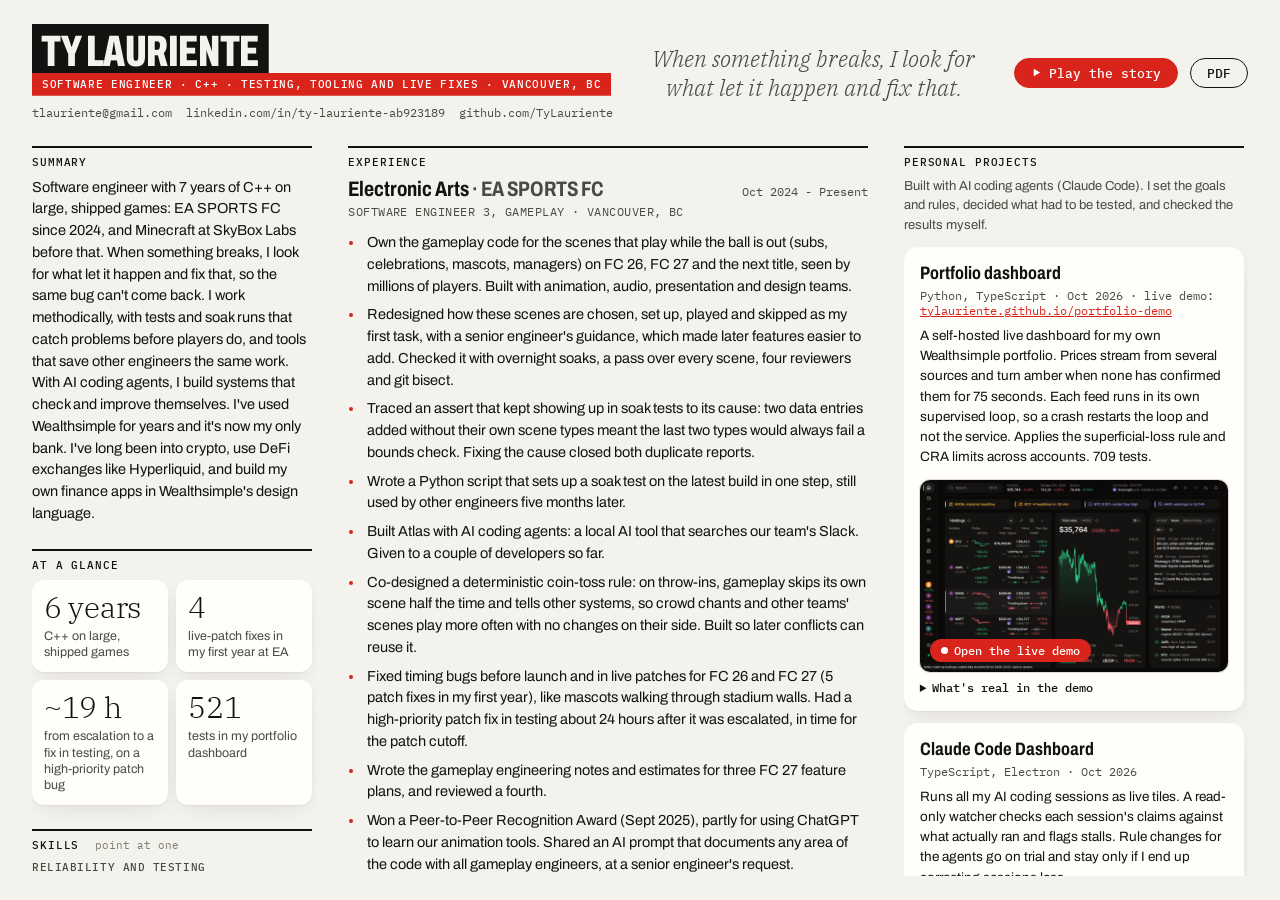
<file: index.html>
<!doctype html>
<html lang="en">
<head>
<meta charset="utf-8">
<meta name="viewport" content="width=device-width, initial-scale=1, viewport-fit=cover">
<title>Ty Lauriente · Resume</title>
<meta name="description" content="Software engineer with 7 years of C++ on large, shipped games: EA SPORTS FC since 2024, and Minecraft at SkyBox Labs before that. When something breaks, I look for what let it happen and fix that, so the same bug can&#x27;t come back. I work methodically, with tests and soak runs that catch problems before players do, and tools that save other engineers the same work. With AI coding agents, I build systems that check and improve themselves. I&#x27;ve used Wealthsimple for years and it&#x27;s now my only bank. I&#x27;ve long been into crypto, use DeFi exchanges like Hyperliquid, and build my own finance apps in Wealthsimple&#x27;s design language.">
<meta name="theme-color" content="#f4f2ec" media="(prefers-color-scheme: light)">
<meta name="theme-color" content="#11110f" media="(prefers-color-scheme: dark)">
<link rel="preload" href="fonts/archivo-reg.woff" as="font" type="font/woff" crossorigin>
<link rel="preload" href="fonts/archivo-xcond.woff" as="font" type="font/woff" crossorigin>
<link rel="preload" href="fonts/plexserif-light.woff" as="font" type="font/woff" crossorigin>
<link rel="stylesheet" href="site.css">
<link rel="icon" href="data:image/svg+xml,%3Csvg xmlns='http://www.w3.org/2000/svg' viewBox='0 0 32 32'%3E%3Crect width='32' height='32' rx='7' fill='%23121211'/%3E%3Crect x='6' y='22' width='20' height='4' fill='%23d8241b'/%3E%3Ctext x='16' y='19' font-family='Arial' font-weight='700' font-size='14' fill='white' text-anchor='middle'%3ETL%3C/text%3E%3C/svg%3E">
</head>
<body>
<a class="skip" href="#work">Skip to experience</a>
<header class="top">
  <div class="id">
    <h1 class="name"><span>Ty Lauriente</span></h1>
    <p class="role"><span>Software Engineer · C++ · Testing, tooling and live fixes · Vancouver, BC</span></p>
    <p class="contact"><a href="mailto:tlauriente@gmail.com">tlauriente@gmail.com</a>
    <a href="https://linkedin.com/in/ty-lauriente-ab923189" rel="me">linkedin.com/in/ty-lauriente-ab923189</a>
    <a href="https://github.com/TyLauriente" rel="me">github.com/TyLauriente</a></p>
  </div>
  <p class="lede">When something breaks, I look for what let it happen and fix&nbsp;that.</p>
  <nav class="links" aria-label="Story and files">
    <button class="btn play" type="button" data-story-open aria-haspopup="dialog"><svg viewBox="0 0 12 12" aria-hidden="true"><path d="M3 1.8v8.4L10 6z"/></svg>Play the story</button>
    <a class="btn ghost" href="Ty-Lauriente-Resume.pdf" download>PDF</a>
  </nav>
</header>

<main id="panes">
  <section class="col" id="about" aria-labelledby="h-about">
    <h2 id="h-about">Summary</h2>
    <p class="summary">Software engineer with 7 years of C++ on large, shipped games: EA SPORTS FC since 2024, and Minecraft at SkyBox Labs before that. When something breaks, I look for what let it happen and fix that, so the same bug can't come back. I work methodically, with tests and soak runs that catch problems before players do, and tools that save other engineers the same work. With AI coding agents, I build systems that check and improve themselves. I've used Wealthsimple for years and it's now my only bank. I've long been into crypto, use DeFi exchanges like Hyperliquid, and build my own finance apps in Wealthsimple's design language.</p>
    <h2>At a glance</h2>
    <dl class="glance"><div><dt>7 years</dt><dd>C++ on large, shipped games</dd></div><div><dt>5</dt><dd>live-patch fixes in my first year at EA</dd></div><div><dt>~24 h</dt><dd>from escalation to a fix in testing, on a high-priority patch bug</dd></div><div><dt>709</dt><dd>tests in my portfolio dashboard</dd></div></dl>
    <h2>Skills <span class="hint">point at one</span></h2>
    <div class="skills"><p><b>Reliability and testing</b><span class="chip" data-match="soak">soak tests</span> <span class="chip" data-match="blocked any later change|tests with every change">tests that gate later changes</span> <span class="chip" data-match="determinis">determinism</span> <span class="chip" data-match="cause|timing bugs">root cause of timing bugs</span> <span class="chip" data-match="bisect">git bisect</span> <span class="chip" data-match="patch">live patches</span></p>
      <p><b>Languages and tools</b><span class="chip" data-match="C\+\+">C++</span> <span class="chip" data-match="Python">Python</span> <span class="chip" data-match="TypeScript">TypeScript</span> <span class="chip" data-match="Rust">Rust</span> <span class="chip-note">(personal projects)</span> <span class="chip" data-match="EA SPORTS FC|FC 2[67]">Frostbite</span> <span class="chip" data-match="git bisect">Perforce</span> <span class="chip" data-match="\bGit\b|git bisect">Git</span> <span class="chip" data-match="Visual\ Studio">Visual Studio</span> <span class="chip" data-match="Jira">Jira</span></p>
      <p><b>AI</b><span class="chip" data-match="Claude|AI coding agents">Claude Code</span> <span class="chip" data-match="ChatGPT">ChatGPT</span> <span class="chip" data-match="Copilot">Copilot</span> <span class="chip" data-match="AI coding sessions|AI coding agents">running several agents in parallel</span> <span class="chip" data-match="watcher|checks each session|risk checks">independent review and automated checks on agent work</span></p></div>
    <h2>Education</h2>
    <p class="edu">LaSalle College Vancouver · Programming diploma</p>
  </section>

  <section class="col" id="work" aria-labelledby="h-work">
    <h2 id="h-work">Experience</h2>
    <article class="job"><div class="job__head"><h3 class="job__org">Electronic Arts <span>· EA SPORTS FC</span></h3><span class="job__when">Oct 2024 - Present</span></div><p class="job__title">Software Engineer 3, Gameplay · Vancouver, BC</p>
    <ul>
      <li>Own the gameplay code for the scenes that play while the ball is out (subs, celebrations, mascots, managers) on FC 26, FC 27 and the next title, seen by millions of players. Built with animation, audio, presentation and design teams.</li>
      <li>Redesigned how these scenes are chosen, set up, played and skipped as my first task, with a senior engineer's guidance, which made later features easier to add. Checked it with overnight soaks, a pass over every scene, four reviewers and git bisect.</li>
      <li>Traced an assert that kept showing up in soak tests to its cause: two data entries added without their own scene types meant the last two types would always fail a bounds check. Fixing the cause closed both duplicate reports.</li>
      <li>Wrote a Python script that sets up a soak test on the latest build in one step, still used by other engineers five months later.</li>
      <li>Built Atlas with AI coding agents: a local AI tool that searches our team's Slack. Given to a couple of developers so far.</li>
      <li>Co-designed a deterministic coin-toss rule: on throw-ins, gameplay skips its own scene half the time and tells other systems, so crowd chants and other teams' scenes play more often with no changes on their side. Built so later conflicts can reuse it.</li>
      <li>Fixed timing bugs before launch and in live patches for FC 26 and FC 27 (5 patch fixes in my first year), like mascots walking through stadium walls. Had a high-priority patch fix in testing about 24 hours after it was escalated, in time for the patch cutoff.</li>
      <li>Wrote the gameplay engineering notes and estimates for three FC 27 feature plans, and reviewed a fourth.</li>
      <li>Won a Peer-to-Peer Recognition Award (Sept 2025), partly for using ChatGPT to learn our animation tools. Shared an AI prompt that documents any area of the code with all gameplay engineers, at a senior engineer's request.</li>
    </ul></article>
    <article class="job"><div class="job__head"><h3 class="job__org">SkyBox Labs <span>· Minecraft</span></h3><span class="job__when">Oct 2019 - Oct 2024</span></div><p class="job__title">Junior Software Engineer to Software Engineer 3 · Burnaby, BC</p>
    <ul>
      <li>Minecraft's cross-platform C++ codebase: simulation, networking, entity component systems, graphics, build pipelines.</li>
      <li>Wrote tests with every change I made, covering the feature, its edge cases and the problems we could see coming. Those tests then blocked any later change, from anyone, that broke the feature.</li>
      <li>Wrote Git Helper, a Python wrapper around Git that sets up a fresh branch from the latest master in one command.</li>
      <li>Fixed release-critical bugs quickly under deadline. Promoted from junior engineer to Software Engineer 2, then 3. Trained new hires, wrote and assigned feature tasks, and took leadership training.</li>
    </ul></article>
  </section>

  <section class="col" id="projects" aria-labelledby="h-projects">
    <h2 id="h-projects">Personal projects</h2>
    <p class="note">Built with AI coding agents (Claude Code). I set the goals and rules, decided what had to be tested, and checked the results myself.</p>
    <article class="proj"><h3>Portfolio dashboard</h3><span class="meta">Python, TypeScript · Oct 2026 · live demo: <a href="https://tylauriente.github.io/portfolio-demo/">tylauriente.github.io/portfolio-demo</a></span><p>A self-hosted live dashboard for my own Wealthsimple portfolio. Prices stream from several sources and turn amber when none has confirmed them for 75 seconds. Each feed runs in its own supervised loop, so a crash restarts the loop and not the service. Applies the superficial-loss rule and CRA limits across accounts. 709 tests.</p><a class="demo" href="portfolio-demo/"><img src="portfolio-demo/preview.png" alt="The portfolio dashboard in demo mode" width="1280" height="800"><span>Open the live demo</span></a><details class="real"><summary>What's real in the demo</summary><p>It is the dashboard's own page and build, running on a recording of its demo mode: made-up holdings, cash and alerts, with prices, charts, news and the calendar as they came from the public sources when it was recorded. There is no server behind it, so search and settings do nothing, and the recording loops.</p></details></article>
    <article class="proj"><h3>Claude Code Dashboard</h3><span class="meta">TypeScript, Electron · Oct 2026</span><p>Runs all my AI coding sessions as live tiles. A read-only watcher checks each session's claims against what actually ran and flags stalls. Rule changes for the agents go on trial and stay only if I end up correcting sessions less.</p></article>
    <article class="proj"><h3>Crypto trading</h3><span class="meta">Python · Mar - Oct 2026</span><p>Trading bots for DeFi exchanges (Hyperliquid, and Jupiter on Solana) with backtesting and paper trading. In the latest, an AI agent (Claude) trades a small real-money account on Hyperliquid and Strike Finance. Only one process holds the trading key, every order passes risk checks first, a halt switch stops it, and every action is logged.</p></article>
  </section>
</main>
<svg class="wires" aria-hidden="true"></svg>

<nav class="tabs" aria-label="Sections">
  <a href="#about" data-tab="about">Summary</a>
  <a href="#work" data-tab="work">Experience</a>
  <a href="#projects" data-tab="projects">Projects</a>
</nav>

<div class="story" role="dialog" aria-modal="true" aria-label="The story, in nine scenes" hidden>
  <div class="story__bar">
    <span class="story__count" aria-live="polite"><b>1</b> / 9</span>
    <div class="story__progress" aria-hidden="true"><i></i></div>
    <button class="story__close" type="button" data-story-close aria-label="Close the story">Close <kbd>Esc</kbd></button>
  </div>
  <ol class="story__rail" aria-label="Scenes"></ol>
  <div class="story__scenes">

    <section class="scene s-years" data-title="Seven years">
      <p class="kicker">01 · The work</p>
      <h2 class="display">Seven years of C++ on large, shipped&nbsp;games.</h2>
      <div class="years" aria-hidden="true">
        <div class="years__axis"><span>2019</span><span>2020</span><span>2021</span><span>2022</span><span>2023</span><span>2024</span><span>2025</span><span>2026</span></div>
        <div class="years__bar a"><b>SkyBox Labs</b> Minecraft · Junior to Software Engineer 3</div>
        <div class="years__bar b"><b>Electronic Arts</b> EA SPORTS FC · Software&nbsp;Engineer&nbsp;3</div>
      </div>
      <p class="caption">Five years on Minecraft's cross-platform C++ codebase, then gameplay on EA SPORTS FC: FC 26, FC 27 and the next title.</p>
    </section>

    <section class="scene s-cause" data-title="Find the cause">
      <p class="kicker">02 · How I fix things</p>
      <h2 class="display">When something breaks, I look for what let it&nbsp;happen.</h2>
      <ol class="chain">
        <li><span>What broke</span>An assert kept showing up in soak tests.</li>
        <li><span>The cause</span>Two data entries had been added without their own scene types, so the last two types would always fail a bounds check.</li>
        <li><span>The fix</span>Fixed the cause. Both duplicate reports closed with it.</li>
      </ol>
    </section>

    <section class="scene s-gate" data-title="Keep it fixed">
      <p class="kicker">03 · Then it stays fixed</p>
      <h2 class="display">Tests that stop the same bug coming&nbsp;back.</h2>
      <div class="gate" aria-hidden="true">
        <div class="gate__lane"><i></i><i></i><i class="bad"></i><i></i><i></i></div>
        <div class="gate__post"><span>tests</span></div>
      </div>
      <p class="caption">At SkyBox, every change I made came with tests for the feature, its edge cases and the problems we could see coming. Those tests then blocked any later change, from anyone, that broke it.</p>
    </section>

    <section class="scene s-clock" data-title="On the clock">
      <p class="kicker">04 · Live patches</p>
      <h2 class="display">About 24 hours, escalation to a fix in&nbsp;testing.</h2>
      <div class="clock" aria-hidden="true">
        <svg viewBox="0 0 200 200"><circle class="clock__track" cx="100" cy="100" r="84"/><circle class="clock__arc" cx="100" cy="100" r="84"/></svg>
        <div class="clock__label"><b data-count="24">24</b><span>hours</span></div>
      </div>
      <p class="caption">A high-priority patch bug, fixed in time for the patch cutoff. Five patch fixes in my first year, and patch fixes on FC 27 since its release.</p>
    </section>

    <section class="scene s-coin" data-title="Other teams">
      <p class="kicker">05 · Without anyone changing their code</p>
      <h2 class="display">One rule, and other teams' scenes play more&nbsp;often.</h2>
      <div class="coin" aria-hidden="true"><div class="coin__face"><span>gameplay scene</span><span>other teams' scene</span></div></div>
      <p class="caption">A deterministic coin-toss rule I co-designed: on throw-ins, gameplay skips its own scene half the time and tells other systems. Crowd chants and other teams' scenes now play more often, with no changes on their side.</p>
    </section>

    <section class="scene s-tools" data-title="Tools">
      <p class="kicker">06 · Saving the next engineer the work</p>
      <h2 class="display">Tools other engineers picked&nbsp;up.</h2>
      <div class="term" aria-hidden="true"><p><i>$</i> soak test, one step</p><p class="out">latest build ready · soak started</p><p><i>$</i> document this area of the code</p><p class="out">written up for every gameplay engineer</p></div>
      <p class="caption">A Python script that sets up a soak test on the latest build in one step, still used by other engineers five months later. An AI prompt that documents any area of the code, shared with all gameplay engineers at a senior engineer's request.</p>
    </section>

    <section class="scene s-money" data-title="My money">
      <p class="kicker">07 · Built for my own Wealthsimple portfolio</p>
      <h2 class="display">A price nobody has confirmed turns amber in 75&nbsp;seconds.</h2>
      <figure class="spark" aria-hidden="true"><svg><path class="spark__line"/><circle class="spark__dot" r="5"/></svg><figcaption><b class="spark__px">BTC</b><span class="spark__age">confirmed 0 s ago</span></figcaption></figure>
      <p class="caption">A self-hosted live dashboard: prices stream from several sources, each feed runs in its own supervised loop so a crash restarts the loop and not the service, and it applies the superficial-loss rule and CRA limits across accounts. 709 tests. The chart above replays bitcoin from the demo's recording.</p>
      <a class="btn" href="portfolio-demo/">Open the live demo</a>
    </section>

    <section class="scene s-agents" data-title="Agents">
      <p class="kicker">08 · AI agents, with checks</p>
      <h2 class="display">Systems that check their own&nbsp;work.</h2>
      <div class="flow" aria-hidden="true"><span>agent</span><i></i><span>watcher checks what actually ran</span><i></i><span>rule changes kept only if they help</span></div>
      <p class="caption">My Claude Code Dashboard runs all my AI coding sessions, and a read-only watcher checks each session's claims against what actually ran. In my crypto trading agent only one process holds the trading key, every order passes risk checks first, a halt switch stops it, and every action is logged.</p>
    </section>

    <section class="scene s-end" data-title="Contact">
      <p class="kicker">09 · Thanks for watching</p>
      <h2 class="display">Let's talk.</h2>
      <p class="end__links"><a href="mailto:tlauriente@gmail.com">tlauriente@gmail.com</a>
    <a href="https://linkedin.com/in/ty-lauriente-ab923189" rel="me">linkedin.com/in/ty-lauriente-ab923189</a>
    <a href="https://github.com/TyLauriente" rel="me">github.com/TyLauriente</a></p>
      <p><a class="btn" href="Ty-Lauriente-Resume.pdf" download>Download the PDF</a> <button class="btn ghost" type="button" data-story-close>Back to the resume</button></p>
    </section>

  </div>
  <p class="story__hint" aria-hidden="true"><span class="pc">Scroll, swipe or use the arrow keys</span><span class="ph">Swipe up for the next part</span></p>
</div>
<script src="site.js" defer></script>
</body>
</html>
</file>
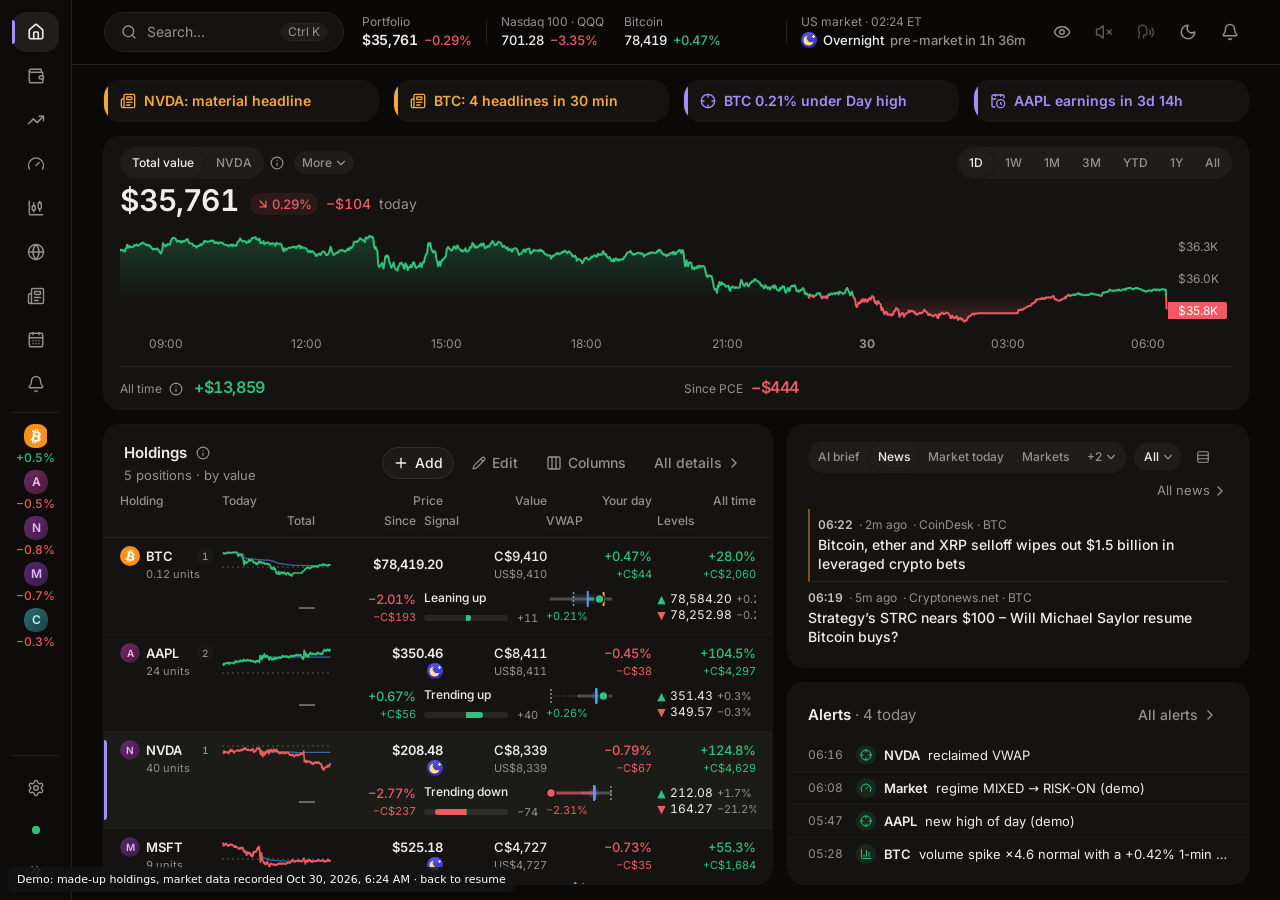
<file: portfolio-demo/index.html>
<!doctype html>
<html lang="en" class="dark">
  <head>
    <script src="./replay.js"></script>
    <meta charset="UTF-8" />
    <meta name="viewport" content="width=device-width, initial-scale=1, viewport-fit=cover" />
    <meta name="color-scheme" content="dark light" />
    <link rel="icon" type="image/svg+xml" href="/icons/favicon.svg" />
    <link rel="icon" type="image/png" href="/icons/icon-192.png" />
    <link rel="apple-touch-icon" href="/icons/icon-192.png" />
    <meta name="theme-color" content="#0b0b0c" />
    <meta name="mobile-web-app-capable" content="yes" />
    <title>Portfolio dashboard demo · Ty Lauriente</title>
    <script>
      // dark unless the owner picked light or the system's setting (Settings → Appearance); before the first paint
      try {
        const t = localStorage.getItem('pt.theme') || 'dark'
        const dark = t === 'dark' || (t === 'system' && matchMedia('(prefers-color-scheme: dark)').matches)
        document.documentElement.classList.toggle('dark', dark)
      } catch (e) {}
    </script>
    <script type="module" crossorigin src="./assets/index-BJTHsghi.js"></script>
    <link rel="modulepreload" crossorigin href="./assets/layout-0OK2-Xc-.js">
    <link rel="modulepreload" crossorigin href="./assets/lock-B_9Um7dP.js">
    <link rel="modulepreload" crossorigin href="./assets/info-tBIYDLYJ.js">
    <link rel="modulepreload" crossorigin href="./assets/waves-horizontal-CMf_upsy.js">
    <link rel="modulepreload" crossorigin href="./assets/x-cHCfqgFZ.js">
    <link rel="modulepreload" crossorigin href="./assets/dist-DEJR98ND.js">
    <link rel="modulepreload" crossorigin href="./assets/Logo-BHCyuVjU.js">
    <link rel="modulepreload" crossorigin href="./assets/methods-DzITvDKc.js">
    <link rel="modulepreload" crossorigin href="./assets/calc-CJsBGjRx.js">
    <link rel="modulepreload" crossorigin href="./assets/lib-n8sqRvlY.js">
    <link rel="modulepreload" crossorigin href="./assets/theme-DW8ecMLr.js">
    <link rel="modulepreload" crossorigin href="./assets/TimeChart-C8zKs3gZ.js">
    <link rel="modulepreload" crossorigin href="./assets/skeleton-WHD-c8rx.js">
    <link rel="stylesheet" crossorigin href="./assets/index-BKz-K48D.css">
  </head>
  <body>
    <div id="root"></div>
  </body>
</html>
</file>
<file: site.css>
/* Resume site. Ty's identity (black name block, tally-red bar, Archivo and IBM Plex Mono) on a warm paper with a
   serif display voice (IBM Plex Serif Light), rounded cards and quiet motion. Ty's design language: on a PC the whole
   resume fits the window (no page scroll; a column scrolls on its own only if the window is short); on a phone the
   columns are tabs. The story is a full-window overlay moved by wheel, swipe or keys, never a page scrollbar.
   Everything that moves stops under prefers-reduced-motion. */
@font-face { font-family: "Archivo"; src: url("fonts/archivo-reg.woff") format("woff"); font-weight: 400; font-display: swap; }
@font-face { font-family: "Archivo"; src: url("fonts/archivo-semi.woff") format("woff"); font-weight: 500; font-display: swap; }
@font-face { font-family: "Archivo"; src: url("fonts/archivo-bold.woff") format("woff"); font-weight: 700; font-display: swap; }
@font-face { font-family: "Archivo Cond"; src: url("fonts/archivo-cond.woff") format("woff"); font-weight: 700; font-display: swap; }
@font-face { font-family: "Archivo XCond"; src: url("fonts/archivo-xcond.woff") format("woff"); font-weight: 800; font-display: swap; }
@font-face { font-family: "Plex Mono"; src: url("fonts/IBMPlexMono-Regular.woff") format("woff"); font-weight: 400; font-display: swap; }
@font-face { font-family: "Plex Mono"; src: url("fonts/IBMPlexMono-Medium.woff") format("woff"); font-weight: 500; font-display: swap; }
@font-face { font-family: "Plex Serif"; src: url("fonts/plexserif-light.woff") format("woff"); font-weight: 300; font-display: swap; }
@font-face { font-family: "Plex Serif"; src: url("fonts/plexserif-lightitalic.woff") format("woff"); font-weight: 300; font-style: italic; font-display: swap; }

:root {
  --ink: #121211; --ink-2: #4a4a44; --ink-3: #7d7d74; --paper: #f4f2ec; --card: #fffefb; --rule: #dedcd2;
  --tally: #d8241b; --mark: #ffe9a8; --mark-ink: #121211; --amber: #e0a100; --up: #1f8a52;
  --shadow: 0 1px 1px rgba(18,18,17,.04), 0 6px 22px -8px rgba(18,18,17,.14);
  --s1: 4px; --s2: 8px; --s3: 12px; --s4: 16px; --s5: 24px; --s6: 32px; --r: 14px;
  --ease: cubic-bezier(.2,.7,.1,1); --mono: "Plex Mono", ui-monospace, monospace; --sans: "Archivo", system-ui, sans-serif;
  --serif: "Plex Serif", Georgia, serif;
  color-scheme: light dark;
}
@media (prefers-color-scheme: dark) {
  :root { --ink: #eeede6; --ink-2: #b8b7ad; --ink-3: #8a8a80; --paper: #11110f; --card: #1a1a17; --rule: #2d2d29;
          --mark: #5a4710; --mark-ink: #fff6d6; --shadow: 0 1px 1px rgba(0,0,0,.3), 0 10px 28px -10px rgba(0,0,0,.6); }
}
* { box-sizing: border-box; }
html, body { height: 100%; margin: 0; }
body { display: grid; grid-template-rows: auto minmax(0, 1fr); grid-template-columns: minmax(0, 1fr); overflow: hidden;
  background: var(--paper); color: var(--ink); font: 400 14.5px/1.5 var(--sans); -webkit-font-smoothing: antialiased; }
a { color: inherit; }
:focus-visible { outline: 2px solid var(--tally); outline-offset: 2px; border-radius: 4px; }
.skip { position: absolute; left: -999px; top: 8px; z-index: 50; padding: 8px 12px; background: var(--ink); color: var(--paper); }
.skip:focus { left: 8px; }
h2 { margin: var(--s5) 0 var(--s2); padding-top: var(--s2); border-top: 2px solid var(--ink);
  font: 500 11px/1.2 var(--mono); text-transform: uppercase; letter-spacing: .08em; }
.col > h2:first-child { margin-top: 0; }
.hint { margin-left: var(--s2); color: var(--ink-3); text-transform: none; letter-spacing: 0; font-weight: 400; }

/* header */
.top { display: grid; grid-template-columns: auto minmax(0, 1fr) auto; align-items: center; gap: var(--s3) var(--s6);
  padding: var(--s5) var(--s6) var(--s4); }
.name { display: inline-block; margin: 0; padding: 5px 10px 0 9px; background: var(--ink); color: var(--paper);
  font: 800 44px/1 "Archivo XCond", var(--sans); text-transform: uppercase; letter-spacing: -.01em;
  clip-path: inset(0 0 0 0); animation: wipe .9s var(--ease) both; }
.role { width: fit-content; max-width: 100%; margin: 0; padding: 5px 10px 4px; background: var(--tally); color: #fff;
  font: 500 11px/1.25 var(--mono); text-transform: uppercase; letter-spacing: .06em; animation: wipe .8s .25s var(--ease) both; }
.lede { margin: 0; max-width: 30ch; justify-self: center; text-align: center; text-wrap: balance; font: italic 300 23px/1.25 var(--serif); color: var(--ink-2);
  animation: rise .9s .45s var(--ease) both; }
.contact { display: flex; flex-wrap: wrap; gap: 2px 14px; margin: 9px 0 0; font: 400 12px/1.4 var(--mono); animation: rise .8s .5s var(--ease) both; }
.links { display: flex; flex-wrap: wrap; justify-content: flex-end; align-items: center; gap: var(--s2) var(--s3); font: 400 12.5px/1.3 var(--mono);
  animation: rise .8s .55s var(--ease) both; }
.contact a { text-decoration: none; color: var(--ink-2); background: linear-gradient(var(--tally), var(--tally)) 0 100% / 0 1.5px no-repeat;
  transition: background-size .3s var(--ease), color .2s; }
.contact a:hover, .contact a:focus-visible { color: var(--ink); background-size: 100% 1.5px; }
.btn { display: inline-flex; align-items: center; gap: 7px; padding: 8px 16px; border: 1.5px solid var(--ink); border-radius: 999px;
  background: var(--ink); color: var(--paper); font: 500 12.5px/1 var(--mono); text-decoration: none; cursor: pointer;
  transition: transform .18s var(--ease), box-shadow .18s var(--ease); }
.btn:hover { transform: translateY(-1px); box-shadow: 0 6px 16px -6px rgba(18,18,17,.45); }
.btn:active { transform: translateY(0); }
.btn.ghost { background: transparent; color: var(--ink); }
.btn svg { width: 11px; height: 11px; fill: currentColor; }
.btn.play { background: var(--tally); border-color: var(--tally); color: #fff; }

/* three columns that fit the window */
main { display: grid; grid-template-columns: minmax(250px, .95fr) minmax(400px, 1.75fr) minmax(300px, 1.15fr);
  gap: var(--s6); padding: var(--s2) var(--s6) var(--s5); min-height: 0; }
.col { min-height: 0; overflow: auto; scrollbar-width: thin; scrollbar-color: var(--rule) transparent; padding: 0 var(--s1) var(--s2) 0;
  animation: rise .8s var(--ease) both; }
#about { animation-delay: .5s; } #work { animation-delay: .62s; } #projects { animation-delay: .74s; }
.summary { margin: 0; }
.edu, .note { margin: 0; }
.note { margin-bottom: var(--s3); color: var(--ink-2); font-size: 13px; }

.glance { display: grid; grid-template-columns: repeat(2, minmax(0, 1fr)); gap: var(--s2); margin: 0; }
.glance div { padding: var(--s3); background: var(--card); border-radius: 12px; box-shadow: var(--shadow); }
.glance dt { font: 300 30px/1 var(--serif); letter-spacing: -.01em; font-variant-numeric: tabular-nums; }
.glance dd { margin: 6px 0 0; color: var(--ink-2); font-size: 12.5px; line-height: 1.3; }

.skills { display: flex; flex-direction: column; gap: var(--s2); }
.skills p { margin: 0; }
.skills b { display: block; margin-bottom: 4px; font: 500 11px/1.2 var(--mono); text-transform: uppercase; letter-spacing: .05em; color: var(--ink-2); }
.chip { display: inline-block; margin: 0 4px 6px 0; padding: 3px 10px; border: 1px solid var(--rule); border-radius: 999px;
  background: var(--card); font-size: 12.5px; cursor: default; transition: border-color .15s, background .15s, transform .15s var(--ease); }
.chip[data-hits] { cursor: pointer; }
.chip[data-hits]:hover, .chip[data-hits]:focus-visible, .chip.on { border-color: var(--tally); transform: translateY(-1px); outline: none; }
.chip[data-hits]::after { content: attr(data-hits); margin-left: 6px; color: var(--ink-3); font: 400 10.5px var(--mono); }
.chip-note { color: var(--ink-3); font-size: 12px; }

/* experience */
.job { margin: 0 0 var(--s5); }
.job__head { display: flex; justify-content: space-between; align-items: baseline; gap: var(--s3); }
.job__org { margin: 0; font: 700 21px/1.2 "Archivo Cond", var(--sans); }
.job__org span { color: var(--ink-2); }
.job__when, .job__title { font: 400 11.5px/1.4 var(--mono); color: var(--ink-2); }
.job__when { white-space: nowrap; }
.job__title { margin: 2px 0 var(--s3); text-transform: uppercase; letter-spacing: .04em; }
ul { margin: 0; padding-left: 16px; }
li { margin: 0 0 7px; padding-left: 3px; border-radius: 6px; transition: background .2s, box-shadow .2s, color .2s; }
li::marker { color: var(--tally); }
li.lit, .proj.lit { background: var(--mark); color: var(--mark-ink); box-shadow: 0 0 0 4px var(--mark); }
.reveal { opacity: 0; transform: translateY(8px); transition: opacity .6s var(--ease), transform .6s var(--ease); }
.reveal.in { opacity: 1; transform: none; }

/* projects */
.proj { position: relative; margin: 0 0 var(--s3); padding: var(--s4); background: var(--card); border-radius: var(--r); box-shadow: var(--shadow);
  transition: transform .25s var(--ease), box-shadow .25s var(--ease); overflow: hidden; }
.proj::before { content: ""; position: absolute; inset: 0; pointer-events: none; opacity: 0; transition: opacity .3s;
  background: radial-gradient(260px circle at var(--mx, 50%) var(--my, 0%), rgba(216,36,27,.07), transparent 70%); }
.proj:hover { transform: translateY(-2px); box-shadow: 0 2px 2px rgba(18,18,17,.04), 0 14px 32px -12px rgba(18,18,17,.22); }
.proj:hover::before { opacity: 1; }
.proj h3 { margin: 0; font: 700 18px/1.2 "Archivo Cond", var(--sans); }
.proj .meta { display: block; margin: 3px 0 8px; font: 400 11.5px var(--mono); color: var(--ink-2); }
.proj .meta a { color: var(--tally); }
.proj p { margin: 0; font-size: 13.5px; }
.demo { display: block; margin: var(--s3) 0 var(--s2); border-radius: 10px; overflow: hidden; position: relative; isolation: isolate;
  box-shadow: 0 0 0 1px var(--rule); }
.demo img { display: block; width: 100%; height: auto; transition: transform .6s var(--ease); }
.demo:hover img, .demo:focus-visible img { transform: scale(1.035); }
.demo span { position: absolute; left: 10px; bottom: 10px; display: inline-flex; align-items: center; gap: 6px; padding: 6px 11px; border-radius: 999px;
  background: var(--tally); color: #fff; font: 500 11.5px/1 var(--mono); }
.demo span::before { content: ""; width: 7px; height: 7px; border-radius: 50%; background: #fff; animation: pulse 1.6s ease-in-out infinite; }
.real { margin-top: var(--s2); font-size: 12.5px; color: var(--ink-2); }
.real summary { cursor: pointer; font: 500 11.5px var(--mono); color: var(--ink); }
.real p { margin: 6px 0 0; font-size: 12.5px; }

/* wires from a skill to its evidence */
.wires { position: fixed; inset: 0; width: 100vw; height: 100vh; pointer-events: none; z-index: 5; overflow: visible; }
.wires path { fill: none; stroke: var(--tally); stroke-width: 1.4; opacity: .75; stroke-dasharray: var(--len); stroke-dashoffset: var(--len);
  animation: draw .55s var(--ease) forwards; }
.wires circle { fill: var(--tally); }

.tabs { display: none; }

/* the story */
.story { position: fixed; inset: 0; z-index: 40; display: grid; grid-template-rows: auto minmax(0, 1fr); background: var(--paper); color: var(--ink);
  opacity: 0; transition: opacity .35s var(--ease); overscroll-behavior: contain; touch-action: none; }
.story.open { opacity: 1; }
.story[hidden] { display: none; }
.story__bar { display: flex; align-items: center; gap: var(--s4); padding: var(--s4) var(--s6); }
.story__count { font: 500 12px var(--mono); color: var(--ink-2); min-width: 4.5em; }
.story__count b { color: var(--ink); }
.story__progress { flex: 1; height: 2px; background: var(--rule); border-radius: 2px; overflow: hidden; }
.story__progress i { display: block; height: 100%; width: 0; background: var(--tally); transition: width .6s var(--ease); }
.story__close { border: 0; background: none; color: var(--ink-2); font: 500 12px var(--mono); cursor: pointer; }
.story__close kbd { margin-left: 4px; padding: 1px 5px; border: 1px solid var(--rule); border-radius: 4px; font: inherit; font-size: 10.5px; }
.story__rail { position: absolute; right: var(--s5); top: 50%; transform: translateY(-50%); display: flex; flex-direction: column; gap: 10px; margin: 0; padding: 0; list-style: none; z-index: 2; }
.story__rail button { display: block; width: 9px; height: 9px; padding: 0; border: 1.5px solid var(--ink-3); border-radius: 50%; background: transparent; cursor: pointer;
  transition: background .25s, border-color .25s, transform .25s var(--ease); }
.story__rail button[aria-current="step"] { background: var(--tally); border-color: var(--tally); transform: scale(1.35); }
.story__scenes { position: relative; overflow: hidden; }
.scene { position: absolute; inset: 0; display: flex; flex-direction: column; justify-content: center; gap: var(--s4);
  padding: 0 max(var(--s6), 9vw); visibility: hidden; opacity: 0; transform: translateY(40px);
  transition: opacity .6s var(--ease), transform .7s var(--ease), visibility 0s linear .7s; }
.scene.on { visibility: visible; opacity: 1; transform: none; transition: opacity .6s var(--ease), transform .7s var(--ease), visibility 0s; }
.scene.up { transform: translateY(-40px); }
.kicker { margin: 0; font: 500 12px var(--mono); text-transform: uppercase; letter-spacing: .08em; color: var(--tally); }
.display { margin: 0; max-width: 18ch; padding: 0; border: 0; font: 300 clamp(34px, 5.4vw, 76px)/1.04 var(--serif); letter-spacing: -.02em; text-transform: none; }
.caption { margin: 0; max-width: 62ch; font-size: clamp(15px, 1.25vw, 18px); color: var(--ink-2); }
.story__hint { position: absolute; left: 0; right: 0; bottom: var(--s4); text-align: center; margin: 0; white-space: nowrap; font: 400 11.5px var(--mono); color: var(--ink-3);
  animation: rise .8s 1s var(--ease) both; }
.story__hint .ph { display: none; }
.scene .btn { align-self: flex-start; }
.scene > * { opacity: 0; transform: translateY(14px); }
.scene.on > * { opacity: 1; transform: none; transition: opacity .7s var(--ease), transform .7s var(--ease); }
.scene.on > :nth-child(2) { transition-delay: .08s; } .scene.on > :nth-child(3) { transition-delay: .2s; }
.scene.on > :nth-child(4) { transition-delay: .32s; } .scene.on > :nth-child(5) { transition-delay: .42s; }

/* 01 years */
.years { display: grid; gap: 10px; max-width: 900px; }
.years__axis { display: flex; justify-content: space-between; font: 400 11px var(--mono); color: var(--ink-3); border-bottom: 1px solid var(--rule); padding-bottom: 6px; }
.years__bar { padding: 10px 14px; border-radius: 10px; color: #fff; font-size: 13.5px; overflow: hidden;
  transform-origin: left; transform: scaleX(0); transition: transform 1.1s var(--ease) .35s; }
.years__bar b { display: block; font-family: "Archivo Cond"; font-size: 15px; }   /* name over detail: EA's bar is 2 of 7 years wide */
.years__bar.a { width: 71.4%; background: var(--ink); color: var(--paper); }
.years__bar.b { width: 28.6%; margin-left: 71.4%; background: var(--tally); transition-delay: 1.1s; }
.scene.on .years__bar { transform: scaleX(1); }
/* 02 chain */
.chain { display: grid; grid-template-columns: repeat(3, minmax(0, 1fr)); gap: var(--s4); margin: var(--s2) 0 0; padding: 0; list-style: none; max-width: 1100px; counter-reset: c; }
.chain li { position: relative; margin: 0; padding: var(--s4); background: var(--card); border-radius: var(--r); box-shadow: var(--shadow); font-size: 15px;
  opacity: 0; transform: translateY(16px); transition: opacity .6s var(--ease), transform .6s var(--ease); }
.chain li span { display: block; margin-bottom: 6px; font: 500 11px var(--mono); text-transform: uppercase; letter-spacing: .06em; color: var(--tally); }
.chain li + li::before { content: ""; position: absolute; left: calc(-1 * var(--s4)); top: 50%; width: var(--s4); height: 2px; background: var(--tally);
  transform: scaleX(0); transform-origin: left; transition: transform .4s var(--ease); }
.scene.on .chain li { opacity: 1; transform: none; }
.scene.on .chain li + li::before { transform: scaleX(1); }
.scene.on .chain li:nth-child(1) { transition-delay: .35s; } .scene.on .chain li:nth-child(2) { transition-delay: .95s; }
.scene.on .chain li:nth-child(3) { transition-delay: 1.55s; }
.scene.on .chain li:nth-child(2)::before { transition-delay: .8s; } .scene.on .chain li:nth-child(3)::before { transition-delay: 1.4s; }
.chain li:last-child { background: var(--ink); color: var(--paper); }
/* 03 gate */
.gate { position: relative; height: 70px; max-width: 760px; margin-top: 20px; }   /* room for the post's label */
.gate__lane { position: absolute; inset: 22px 0 22px 0; border-top: 1px dashed var(--rule); border-bottom: 1px dashed var(--rule); }
.gate__lane i { position: absolute; top: 5px; left: 0; width: 26px; height: 16px; border-radius: 4px; background: var(--ink-2); opacity: 0; }
.scene.on .gate__lane i { animation: lane 5s linear infinite; }
.gate__lane i:nth-child(2) { animation-delay: 1s !important; } .gate__lane i:nth-child(3) { animation-delay: 2s !important; }
.gate__lane i:nth-child(4) { animation-delay: 3s !important; } .gate__lane i:nth-child(5) { animation-delay: 4s !important; }
.scene.on .gate__lane i.bad { background: var(--tally); animation-name: blocked; }
.gate__post { position: absolute; left: 62%; top: 0; bottom: 0; width: 4px; background: var(--ink); border-radius: 2px; }
.gate__post span { position: absolute; top: -20px; left: 50%; transform: translateX(-50%); font: 500 11px var(--mono); color: var(--ink-2); white-space: nowrap; }
/* 04 clock */
.clock { position: relative; width: min(220px, 30vh); aspect-ratio: 1; }
.clock svg { width: 100%; height: 100%; transform: rotate(-90deg); }
.clock circle { fill: none; stroke-width: 10; }
.clock__track { stroke: var(--rule); }
.clock__arc { stroke: var(--tally); stroke-linecap: round; stroke-dasharray: 528; stroke-dashoffset: 528; transition: stroke-dashoffset 1.8s var(--ease) .4s; }
.scene.on .clock__arc { stroke-dashoffset: 0; }
.clock__label { position: absolute; inset: 0; display: grid; place-content: center; text-align: center; }
.clock__label b { font: 300 64px/1 var(--serif); font-variant-numeric: tabular-nums; }
.clock__label span { font: 400 12px var(--mono); color: var(--ink-2); }
/* 05 coin */
.coin { perspective: 900px; width: 220px; height: 120px; }
.coin__face { position: relative; width: 100%; height: 100%; transform-style: preserve-3d; }
.coin__face span { position: absolute; inset: 0; display: grid; place-items: center; border-radius: 60px; backface-visibility: hidden;
  background: var(--ink); color: var(--paper); font: 500 13px var(--mono); text-align: center; padding: 0 20px; }
.coin__face span + span { background: var(--tally); color: #fff; transform: rotateX(180deg); }
.scene.on .coin__face { animation: flip 3.2s var(--ease) .5s infinite; }
/* 06 terminal */
.term { max-width: 560px; padding: var(--s4) var(--s5); border-radius: var(--r); background: #121211; color: #eeede6; font: 400 14px/1.7 var(--mono); box-shadow: var(--shadow); }
.term p { margin: 0; overflow: hidden; white-space: nowrap; width: 0; }
.term i { color: var(--tally); font-style: normal; margin-right: 8px; }
.term .out { color: #9fd4b2; }
.scene.on .term p { animation: type 1s steps(34) forwards; }
.scene.on .term p:nth-child(2) { animation-delay: 1s; } .scene.on .term p:nth-child(3) { animation-delay: 2s; } .scene.on .term p:nth-child(4) { animation-delay: 3s; }
/* 07 spark */
.spark { position: relative; margin: 0; max-width: 820px; padding: var(--s3) var(--s4) var(--s4); background: var(--card); border-radius: var(--r); box-shadow: var(--shadow); }
.spark svg { display: block; width: 100%; height: 150px; overflow: visible; }
.spark__line { fill: none; stroke: var(--up); stroke-width: 2; vector-effect: non-scaling-stroke; }
.spark__dot { fill: var(--up); transition: fill .3s; }
.spark figcaption { display: flex; gap: var(--s4); align-items: baseline; font: 400 12px var(--mono); color: var(--ink-2); }
.spark__px { font: 300 26px var(--serif); color: var(--ink); font-variant-numeric: tabular-nums; }
.spark.stale .spark__px { color: var(--amber); }
.spark.stale .spark__dot { fill: var(--amber); }
.spark.stale .spark__age { color: var(--amber); }
/* 08 flow */
.flow { display: flex; flex-wrap: wrap; align-items: center; gap: var(--s3); max-width: 1000px; }
.flow span { padding: 10px 16px; border-radius: 999px; background: var(--card); box-shadow: var(--shadow); font: 500 13px var(--mono); }
.flow span:first-child { background: var(--ink); color: var(--paper); }
.flow i { width: 40px; height: 2px; background: var(--tally); transform: scaleX(0); transform-origin: left; transition: transform .5s var(--ease) .8s; }
.flow i + span + i { transition-delay: 1.4s; }
.scene.on .flow i { transform: scaleX(1); }
/* 09 end */
.end__links { display: flex; flex-wrap: wrap; gap: var(--s4); font: 400 15px var(--mono); }
.end__links a { color: var(--ink); }

@keyframes wipe { from { clip-path: inset(0 100% 0 0); } to { clip-path: inset(0 0 0 0); } }
@keyframes rise { from { opacity: 0; transform: translateY(10px); } to { opacity: 1; transform: none; } }
@keyframes draw { to { stroke-dashoffset: 0; } }
@keyframes pulse { 0%, 100% { opacity: 1; } 50% { opacity: .35; } }
@keyframes lane { 0% { left: 0; opacity: 0; } 8% { opacity: 1; } 92% { opacity: 1; } 100% { left: calc(100% - 26px); opacity: 0; } }
@keyframes blocked { 0% { left: 0; opacity: 0; } 8% { opacity: 1; } 55% { left: calc(62% - 30px); } 60% { left: calc(62% - 36px); } 65% { left: calc(62% - 30px); } 90% { left: calc(62% - 30px); opacity: 1; } 100% { left: calc(62% - 30px); opacity: 0; } }
@keyframes flip { 0%, 40% { transform: rotateX(0); } 50%, 90% { transform: rotateX(180deg); } 100% { transform: rotateX(360deg); } }
@keyframes type { to { width: 100%; } }

/* phone and narrow windows: one section at a time, tabs at thumb height */
@media (max-width: 860px), (max-aspect-ratio: 4/5) {
  body { grid-template-rows: auto minmax(0, 1fr) auto; }
  .top { grid-template-columns: minmax(0, 1fr); padding: var(--s4) var(--s4) var(--s3); gap: var(--s3); }
  .lede { display: none; }
  .links { justify-content: flex-start; font-size: 12px; }
  .contact { font-size: 11.5px; gap: 2px 10px; }
  .name { font-size: 34px; }
  .role { font-size: 10px; line-height: 1.35; }
  .id { min-width: 0; }
  main { display: block; padding: var(--s2) var(--s4) var(--s3); overflow: hidden; }
  .col { height: 100%; padding-bottom: var(--s4); animation: none; }
  .col:not(.on) { display: none; }
  .tabs { display: grid; grid-template-columns: repeat(3, 1fr); border-top: 1px solid var(--rule); background: var(--card);
    padding-bottom: env(safe-area-inset-bottom); }
  .tabs a { padding: 13px 0 12px; text-align: center; text-decoration: none; font: 500 12px var(--mono); text-transform: uppercase;
    letter-spacing: .05em; color: var(--ink-2); border-top: 3px solid transparent; }
  .tabs a.on { color: var(--ink); border-top-color: var(--tally); }
  .story__bar { padding: var(--s3) var(--s4); }
  .story__rail { display: none; }
  /* centred, but top-aligned when a scene is taller than the screen (safe), and clear of the hint */
  .scene { padding: var(--s3) var(--s4) 44px; gap: var(--s3); justify-content: safe center; }
  .story__hint .pc { display: none; }
  .story__hint .ph { display: inline; }
  .display { font-size: clamp(30px, 8.6vw, 44px); }
  .chain { grid-template-columns: minmax(0, 1fr); gap: var(--s2); }
  .chain li { padding: var(--s3); font-size: 14px; }
  .chain li + li::before { display: none; }
  /* bars too narrow for their labels: each becomes a thin strip at its share of the years, label in full below it */
  .years__bar { position: relative; padding: 14px 0 0; border-radius: 0; font-size: 12.5px; white-space: normal; transform: none; }
  .years__bar.a, .years__bar.b { width: auto; margin-left: 0; background: none; color: var(--ink-2); }
  .years__bar.b { text-align: right; }
  .years__bar b { color: var(--ink); }
  .years__bar::before { content: ""; position: absolute; top: 0; height: 8px; border-radius: 4px;
    transform-origin: left; transform: scaleX(0); transition: transform 1.1s var(--ease) .35s; }
  .years__bar.a::before { left: 0; width: 71.4%; background: var(--ink); }
  .years__bar.b::before { left: 71.4%; width: 28.6%; background: var(--tally); transition-delay: 1.1s; }
  .scene.on .years__bar::before { transform: scaleX(1); }
  .caption { font-size: 14.5px; }
  .spark svg { height: 110px; }
  .term { padding: var(--s3) var(--s4); font-size: 12.5px; }
  .flow i { width: 18px; }
}
@media (prefers-reduced-motion: reduce) {
  *, *::before, *::after { animation: none !important; transition: none !important; }
  .reveal, .scene > *, .chain li, .years__bar, .years__bar::before, .flow i { opacity: 1 !important; transform: none !important; }
  .term p { width: auto !important; }
  .clock__arc { stroke-dashoffset: 0; }
  .wires path { stroke-dashoffset: 0; }
}
@media print { body { display: block; overflow: visible; } .tabs, .links .btn, .story, .wires { display: none; } main { display: block; } .col { overflow: visible; } }
</file>
